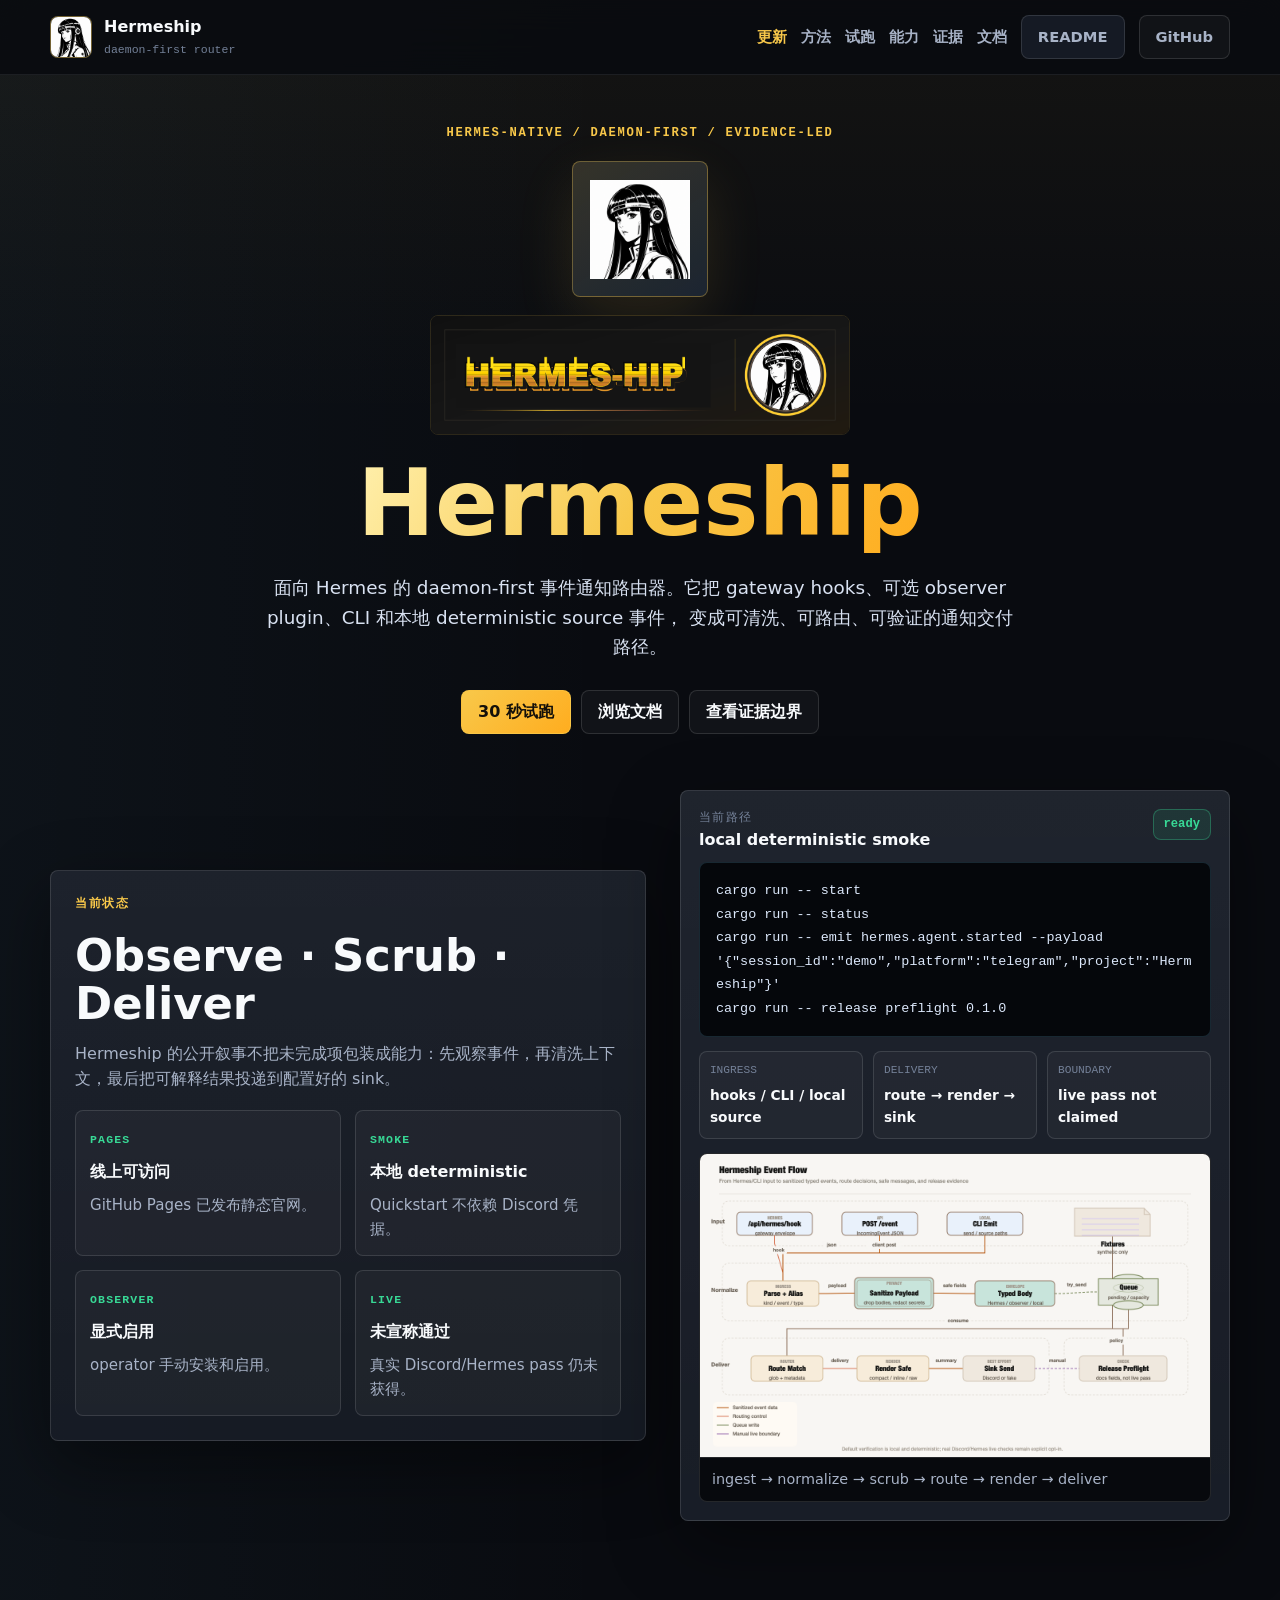
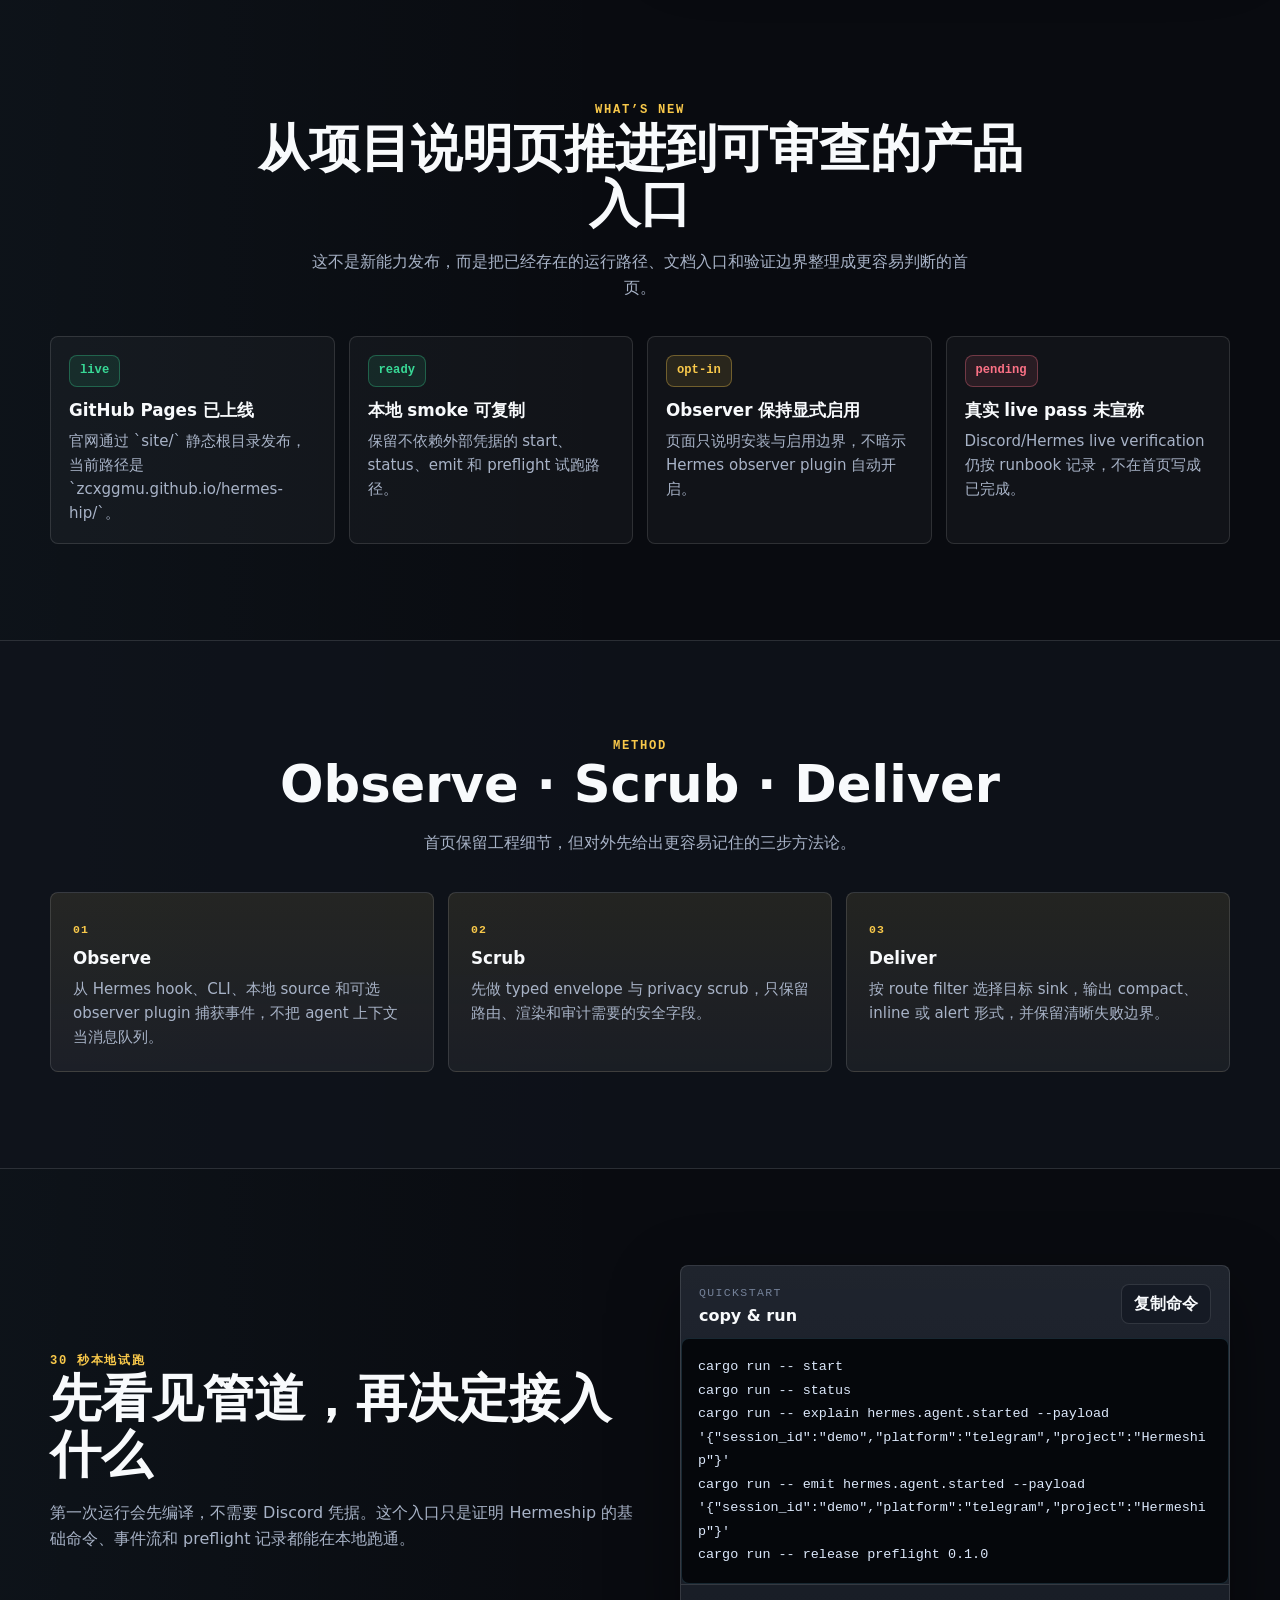
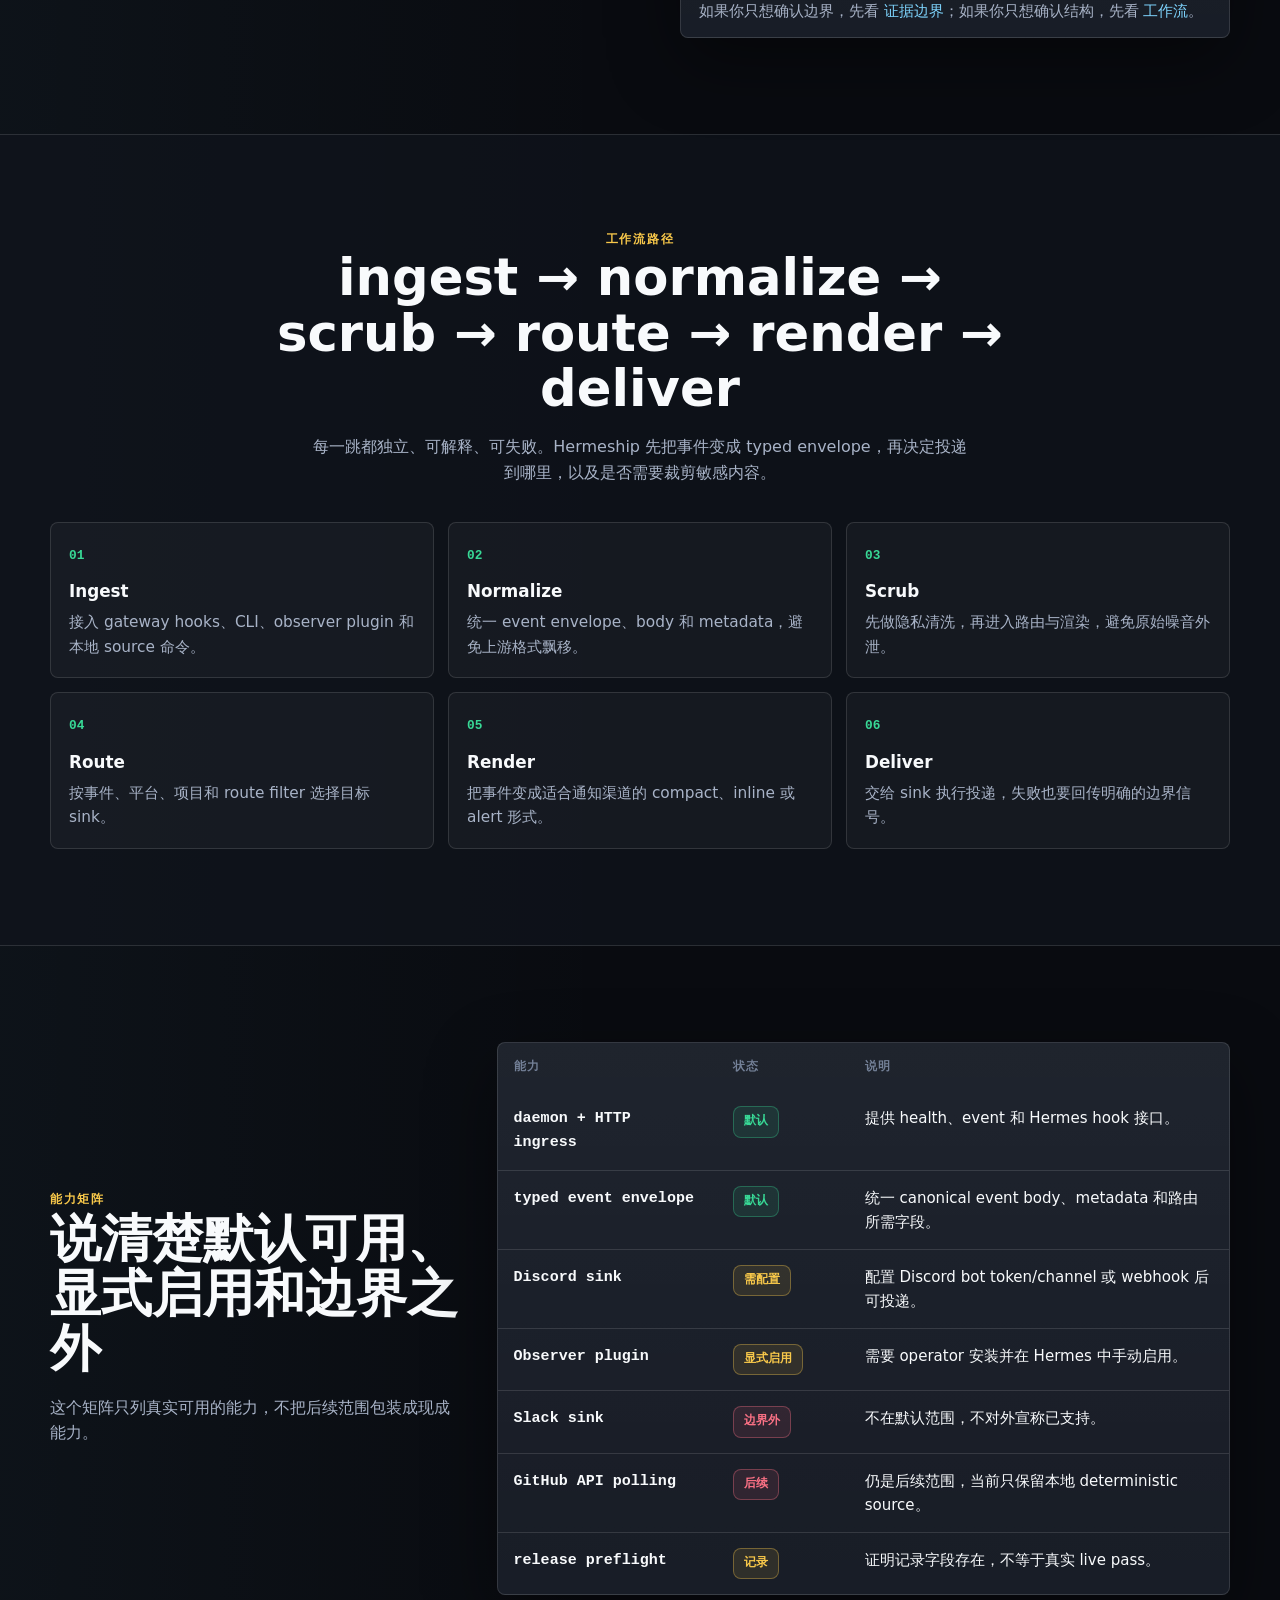
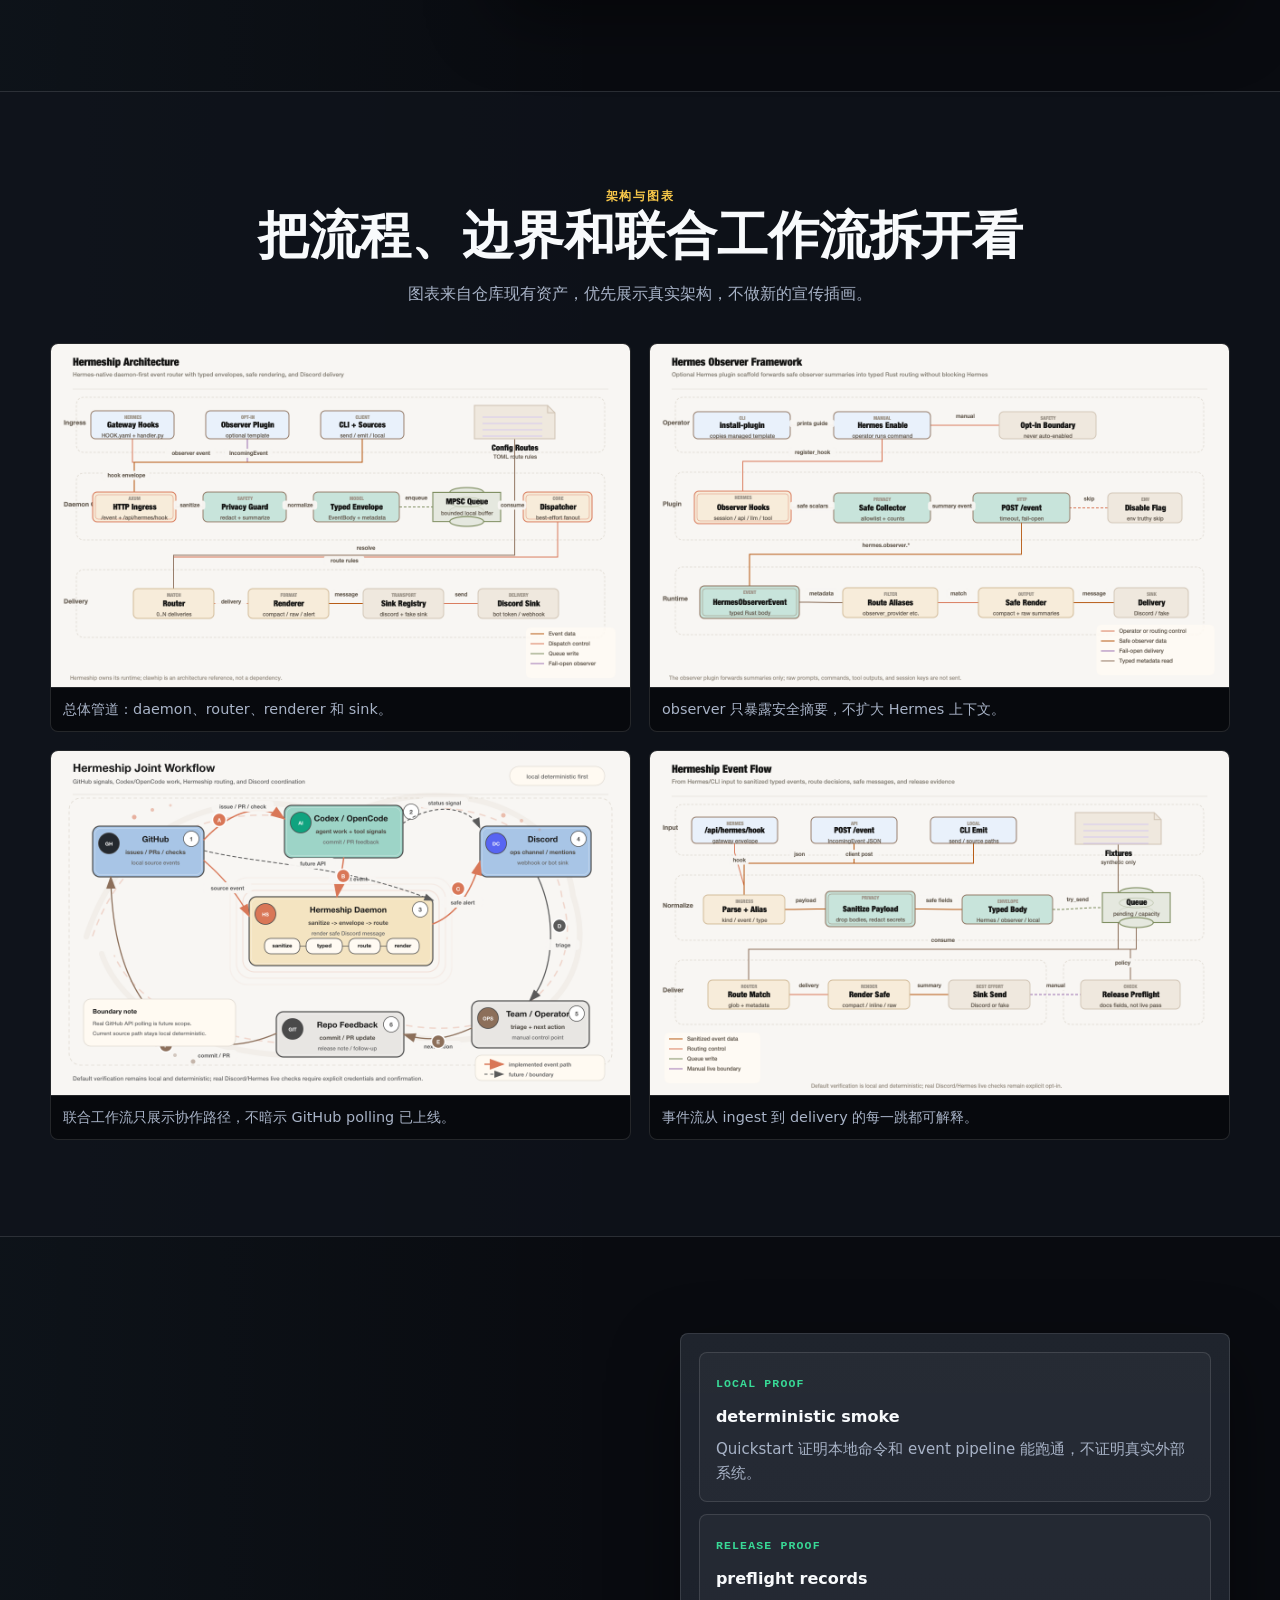
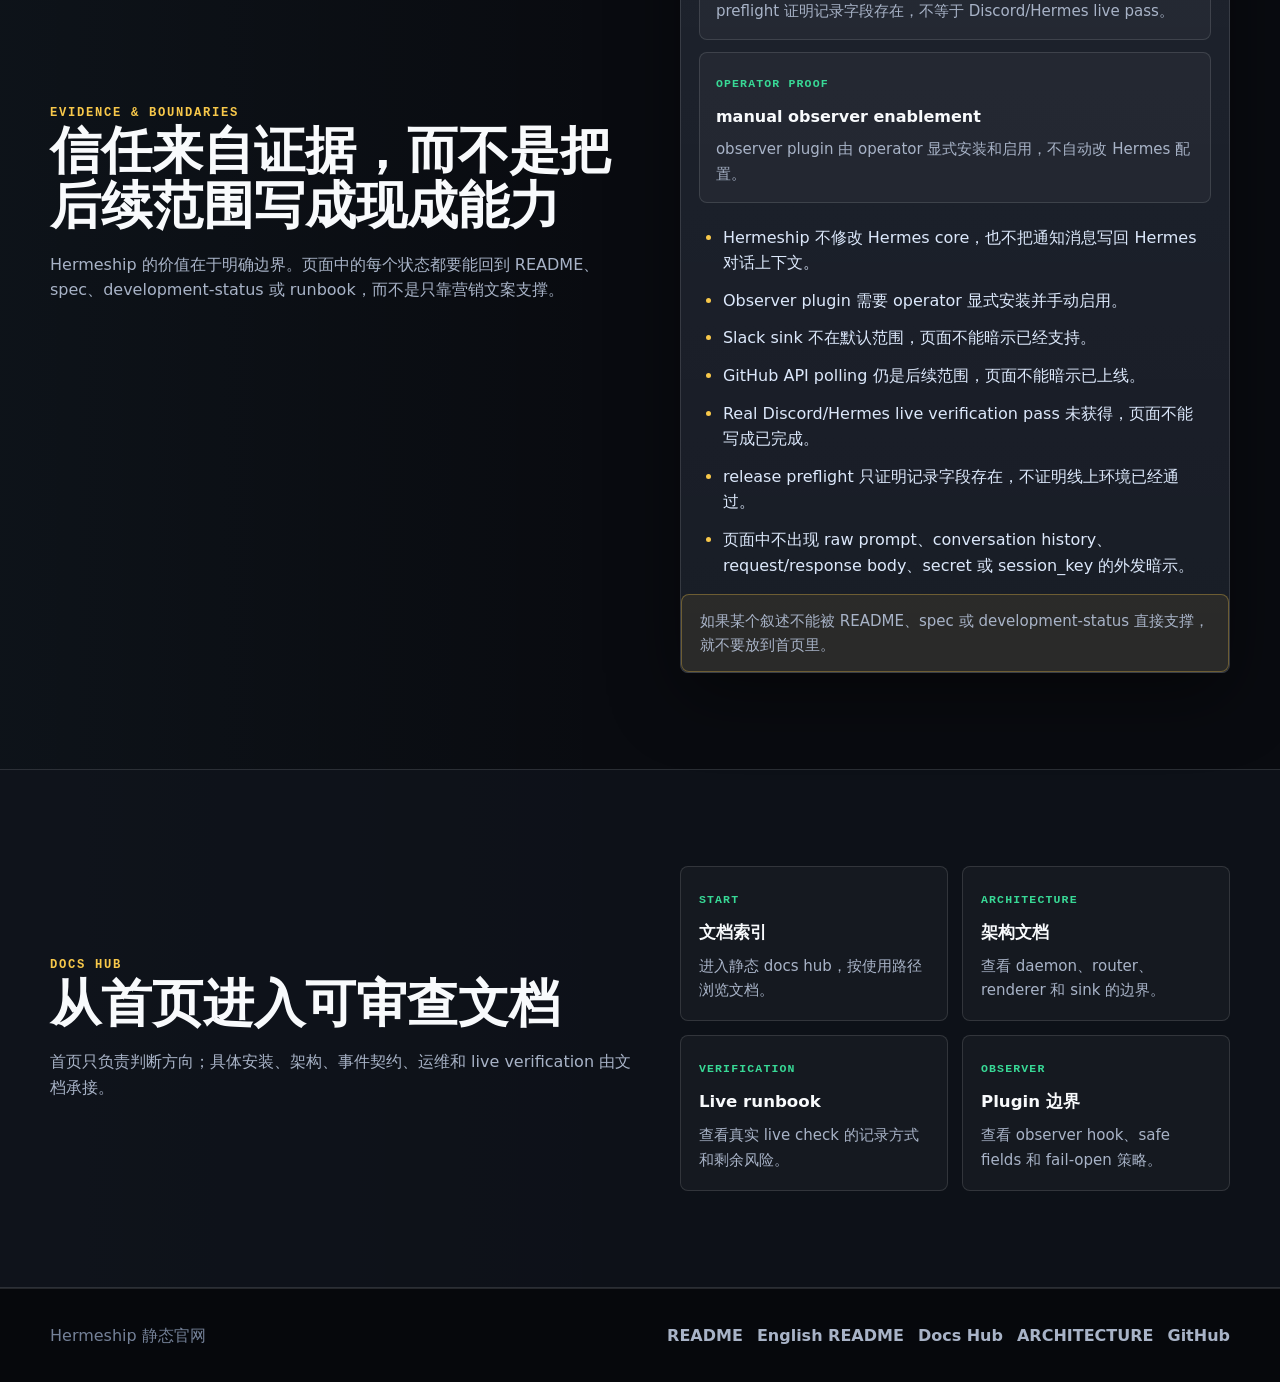
<file: site/index.html>
<!DOCTYPE html>
<html lang="zh-CN">
<head>
  <meta charset="utf-8" />
  <meta name="viewport" content="width=device-width, initial-scale=1" />
  <meta
    name="description"
    content="Hermeship 是面向 Hermes 的 daemon-first 事件通知路由器，接收 hooks、CLI 和本地 deterministic source 事件，并通过 typed envelope、privacy scrub、route、render 和 sink delivery 送达通知渠道。"
  />
  <meta name="theme-color" content="#090b10" />
  <title>Hermeship — daemon-first 事件通知路由器</title>
  <link rel="icon" href="./assets/branding/hermeship-icon.png" />
  <link rel="apple-touch-icon" href="./assets/branding/hermeship-icon.png" />
  <link rel="stylesheet" href="./css/styles.css?v=20260624-1" />
  <script src="./js/main.js?v=20260623-2" defer></script>
</head>
<body>
  <a class="skip-link" href="#main">跳到内容</a>

  <header class="site-header" id="top">
    <nav class="nav" aria-label="主要导航">
      <div class="container nav__inner">
        <a class="brand" href="#top" aria-label="Hermeship 首页">
          <img class="brand__icon" src="./assets/branding/hermeship-icon.png" alt="" width="64" height="64" />
          <span class="brand__text">
            <span class="brand__name">Hermeship</span>
            <span class="brand__meta">daemon-first router</span>
          </span>
        </a>

        <button class="nav__toggle" type="button" aria-expanded="false" aria-controls="primary-nav" aria-label="打开导航">
          <span></span>
          <span></span>
          <span></span>
        </button>

        <div class="nav__panel" id="primary-nav">
          <a href="#whats-new" data-nav-link>更新</a>
          <a href="#method" data-nav-link>方法</a>
          <a href="#quickstart" data-nav-link>试跑</a>
          <a href="#capabilities" data-nav-link>能力</a>
          <a href="#evidence" data-nav-link>证据</a>
          <a href="./docs/">文档</a>
          <a class="nav__button" href="https://github.com/zcxGGmu/hermes-hip/blob/main/README.md" target="_blank" rel="noreferrer">README</a>
          <a class="nav__button nav__button--ghost" href="https://github.com/zcxGGmu/hermes-hip" target="_blank" rel="noreferrer">GitHub</a>
        </div>
      </div>
      <div class="nav__scrim" hidden></div>
    </nav>

    <section class="hero">
      <div class="container hero__identity">
        <p class="eyebrow">Hermes-native / daemon-first / evidence-led</p>
        <span class="hero__icon-frame" aria-hidden="true">
          <img
            class="hero__icon"
            src="./assets/branding/hermeship-icon.png"
            alt=""
            width="512"
            height="512"
            loading="eager"
            decoding="async"
          />
        </span>
        <img
          class="hero__lockup"
          src="./assets/branding/hermeship-lockup.png"
          alt="Hermeship"
          width="1280"
          height="360"
          loading="eager"
          decoding="async"
        />
        <h1>Hermeship</h1>
        <p class="hero__lede">
          面向 Hermes 的 daemon-first 事件通知路由器。它把 gateway hooks、可选 observer plugin、CLI 和本地 deterministic source 事件，
          变成可清洗、可路由、可验证的通知交付路径。
        </p>

        <div class="hero__actions">
          <a class="button button--primary" href="#quickstart">30 秒试跑</a>
          <a class="button button--secondary" href="./docs/">浏览文档</a>
          <a class="button button--secondary" href="#evidence">查看证据边界</a>
        </div>
      </div>

      <div class="container hero__grid">
        <div class="hero__copy proof-panel">
          <p class="eyebrow">当前状态</p>
          <h2>Observe · Scrub · Deliver</h2>
          <p>
            Hermeship 的公开叙事不把未完成项包装成能力：先观察事件，再清洗上下文，最后把可解释结果投递到配置好的 sink。
          </p>
          <div class="proof-grid" aria-label="当前证明点">
            <div class="proof-card">
              <span class="proof-card__label">Pages</span>
              <strong>线上可访问</strong>
              <p>GitHub Pages 已发布静态官网。</p>
            </div>
            <div class="proof-card">
              <span class="proof-card__label">Smoke</span>
              <strong>本地 deterministic</strong>
              <p>Quickstart 不依赖 Discord 凭据。</p>
            </div>
            <div class="proof-card">
              <span class="proof-card__label">Observer</span>
              <strong>显式启用</strong>
              <p>operator 手动安装和启用。</p>
            </div>
            <div class="proof-card">
              <span class="proof-card__label">Live</span>
              <strong>未宣称通过</strong>
              <p>真实 Discord/Hermes pass 仍未获得。</p>
            </div>
          </div>
        </div>

        <aside class="hero__panel panel" aria-label="快速状态面板">
          <div class="panel__header">
            <div>
              <p class="panel__eyebrow">当前路径</p>
              <h2 class="panel__title">local deterministic smoke</h2>
            </div>
            <span class="status status--run">ready</span>
          </div>

          <pre class="terminal" id="hero-terminal"><code>cargo run -- start
cargo run -- status
cargo run -- emit hermes.agent.started --payload '{"session_id":"demo","platform":"telegram","project":"Hermeship"}'
cargo run -- release preflight 0.1.0</code></pre>

          <div class="panel__facts">
            <div class="fact">
              <span class="fact__label">ingress</span>
              <span class="fact__value">hooks / CLI / local source</span>
            </div>
            <div class="fact">
              <span class="fact__label">delivery</span>
              <span class="fact__value">route → render → sink</span>
            </div>
            <div class="fact">
              <span class="fact__label">boundary</span>
              <span class="fact__value">live pass not claimed</span>
            </div>
          </div>

          <figure class="panel__figure">
            <img
              src="./assets/diagrams/hermeship-event-flow.png"
              alt="Hermeship 事件流图"
              width="1280"
              height="760"
              loading="eager"
              decoding="async"
            />
            <figcaption>ingest → normalize → scrub → route → render → deliver</figcaption>
          </figure>
        </aside>
      </div>
    </section>
  </header>

  <main id="main">
    <section class="section" id="whats-new">
      <div class="container">
        <div class="section__intro section__intro--center">
          <p class="eyebrow">What’s New</p>
          <h2>从项目说明页推进到可审查的产品入口</h2>
          <p>这不是新能力发布，而是把已经存在的运行路径、文档入口和验证边界整理成更容易判断的首页。</p>
        </div>

        <div class="status-grid">
          <article class="status-card">
            <span class="status status--run">live</span>
            <h3>GitHub Pages 已上线</h3>
            <p>官网通过 `site/` 静态根目录发布，当前路径是 `zcxggmu.github.io/hermes-hip/`。</p>
          </article>
          <article class="status-card">
            <span class="status status--run">ready</span>
            <h3>本地 smoke 可复制</h3>
            <p>保留不依赖外部凭据的 start、status、emit 和 preflight 试跑路径。</p>
          </article>
          <article class="status-card">
            <span class="status status--warn">opt-in</span>
            <h3>Observer 保持显式启用</h3>
            <p>页面只说明安装与启用边界，不暗示 Hermes observer plugin 自动开启。</p>
          </article>
          <article class="status-card">
            <span class="status status--off">pending</span>
            <h3>真实 live pass 未宣称</h3>
            <p>Discord/Hermes live verification 仍按 runbook 记录，不在首页写成已完成。</p>
          </article>
        </div>
      </div>
    </section>

    <section class="section section--alt" id="method">
      <div class="container">
        <div class="section__intro section__intro--center">
          <p class="eyebrow">Method</p>
          <h2>Observe · Scrub · Deliver</h2>
          <p>首页保留工程细节，但对外先给出更容易记住的三步方法论。</p>
        </div>

        <div class="method-grid">
          <article class="method-card">
            <span class="method-card__index">01</span>
            <h3>Observe</h3>
            <p>从 Hermes hook、CLI、本地 source 和可选 observer plugin 捕获事件，不把 agent 上下文当消息队列。</p>
          </article>
          <article class="method-card">
            <span class="method-card__index">02</span>
            <h3>Scrub</h3>
            <p>先做 typed envelope 与 privacy scrub，只保留路由、渲染和审计需要的安全字段。</p>
          </article>
          <article class="method-card">
            <span class="method-card__index">03</span>
            <h3>Deliver</h3>
            <p>按 route filter 选择目标 sink，输出 compact、inline 或 alert 形式，并保留清晰失败边界。</p>
          </article>
        </div>
      </div>
    </section>

    <section class="section" id="quickstart">
      <div class="container section__grid">
        <div class="section__intro">
          <p class="eyebrow">30 秒本地试跑</p>
          <h2>先看见管道，再决定接入什么</h2>
          <p>
            第一次运行会先编译，不需要 Discord 凭据。这个入口只是证明 Hermeship 的基础命令、事件流和 preflight 记录都能在本地跑通。
          </p>
        </div>

        <div class="panel">
          <div class="panel__header panel__header--tight">
            <div>
              <p class="panel__eyebrow">Quickstart</p>
              <h3 class="panel__title">copy & run</h3>
            </div>
            <button class="button button--small" type="button" data-copy-target="#quickstart-code">复制命令</button>
          </div>

          <pre class="terminal" id="quickstart-code"><code>cargo run -- start
cargo run -- status
cargo run -- explain hermes.agent.started --payload '{"session_id":"demo","platform":"telegram","project":"Hermeship"}'
cargo run -- emit hermes.agent.started --payload '{"session_id":"demo","platform":"telegram","project":"Hermeship"}'
cargo run -- release preflight 0.1.0</code></pre>

          <div class="panel__note">
            <p>如果你只想确认边界，先看 <a href="#evidence">证据边界</a>；如果你只想确认结构，先看 <a href="#workflow">工作流</a>。</p>
          </div>
        </div>
      </div>
    </section>

    <section class="section section--alt" id="workflow">
      <div class="container">
        <div class="section__intro section__intro--center">
          <p class="eyebrow">工作流路径</p>
          <h2>ingest → normalize → scrub → route → render → deliver</h2>
          <p>每一跳都独立、可解释、可失败。Hermeship 先把事件变成 typed envelope，再决定投递到哪里，以及是否需要裁剪敏感内容。</p>
        </div>

        <ol class="flow">
          <li class="flow__step">
            <span class="flow__index">01</span>
            <h3>Ingest</h3>
            <p>接入 gateway hooks、CLI、observer plugin 和本地 source 命令。</p>
          </li>
          <li class="flow__step">
            <span class="flow__index">02</span>
            <h3>Normalize</h3>
            <p>统一 event envelope、body 和 metadata，避免上游格式飘移。</p>
          </li>
          <li class="flow__step">
            <span class="flow__index">03</span>
            <h3>Scrub</h3>
            <p>先做隐私清洗，再进入路由与渲染，避免原始噪音外泄。</p>
          </li>
          <li class="flow__step">
            <span class="flow__index">04</span>
            <h3>Route</h3>
            <p>按事件、平台、项目和 route filter 选择目标 sink。</p>
          </li>
          <li class="flow__step">
            <span class="flow__index">05</span>
            <h3>Render</h3>
            <p>把事件变成适合通知渠道的 compact、inline 或 alert 形式。</p>
          </li>
          <li class="flow__step">
            <span class="flow__index">06</span>
            <h3>Deliver</h3>
            <p>交给 sink 执行投递，失败也要回传明确的边界信号。</p>
          </li>
        </ol>
      </div>
    </section>

    <section class="section" id="capabilities">
      <div class="container section__grid section__grid--stack">
        <div class="section__intro">
          <p class="eyebrow">能力矩阵</p>
          <h2>说清楚默认可用、显式启用和边界之外</h2>
          <p>这个矩阵只列真实可用的能力，不把后续范围包装成现成能力。</p>
        </div>

        <div class="panel">
          <table class="matrix">
            <thead>
              <tr>
                <th scope="col">能力</th>
                <th scope="col">状态</th>
                <th scope="col">说明</th>
              </tr>
            </thead>
            <tbody>
              <tr>
                <th scope="row">daemon + HTTP ingress</th>
                <td><span class="status status--run">默认</span></td>
                <td>提供 health、event 和 Hermes hook 接口。</td>
              </tr>
              <tr>
                <th scope="row">typed event envelope</th>
                <td><span class="status status--run">默认</span></td>
                <td>统一 canonical event body、metadata 和路由所需字段。</td>
              </tr>
              <tr>
                <th scope="row">Discord sink</th>
                <td><span class="status status--warn">需配置</span></td>
                <td>配置 Discord bot token/channel 或 webhook 后可投递。</td>
              </tr>
              <tr>
                <th scope="row">Observer plugin</th>
                <td><span class="status status--warn">显式启用</span></td>
                <td>需要 operator 安装并在 Hermes 中手动启用。</td>
              </tr>
              <tr>
                <th scope="row">Slack sink</th>
                <td><span class="status status--off">边界外</span></td>
                <td>不在默认范围，不对外宣称已支持。</td>
              </tr>
              <tr>
                <th scope="row">GitHub API polling</th>
                <td><span class="status status--off">后续</span></td>
                <td>仍是后续范围，当前只保留本地 deterministic source。</td>
              </tr>
              <tr>
                <th scope="row">release preflight</th>
                <td><span class="status status--warn">记录</span></td>
                <td>证明记录字段存在，不等于真实 live pass。</td>
              </tr>
            </tbody>
          </table>
        </div>
      </div>
    </section>

    <section class="section section--alt" id="architecture">
      <div class="container">
        <div class="section__intro section__intro--center">
          <p class="eyebrow">架构与图表</p>
          <h2>把流程、边界和联合工作流拆开看</h2>
          <p>图表来自仓库现有资产，优先展示真实架构，不做新的宣传插画。</p>
        </div>

        <div class="diagram-grid">
          <figure class="diagram">
            <img
              src="./assets/diagrams/hermeship-architecture.png"
              alt="Hermeship 总体架构图"
              width="1280"
              height="760"
              loading="eager"
              decoding="async"
            />
            <figcaption>总体管道：daemon、router、renderer 和 sink。</figcaption>
          </figure>
          <figure class="diagram">
            <img
              src="./assets/diagrams/hermeship-observer-framework.png"
              alt="Hermeship observer framework 图"
              width="1280"
              height="760"
              loading="lazy"
              decoding="async"
            />
            <figcaption>observer 只暴露安全摘要，不扩大 Hermes 上下文。</figcaption>
          </figure>
          <figure class="diagram">
            <img
              src="./assets/diagrams/hermeship-github-discord-codex-workflow.png"
              alt="Hermeship GitHub Discord Codex 联合工作流图"
              width="1280"
              height="760"
              loading="lazy"
              decoding="async"
            />
            <figcaption>联合工作流只展示协作路径，不暗示 GitHub polling 已上线。</figcaption>
          </figure>
          <figure class="diagram">
            <img
              src="./assets/diagrams/hermeship-event-flow.png"
              alt="Hermeship 事件流图"
              width="1280"
              height="760"
              loading="lazy"
              decoding="async"
            />
            <figcaption>事件流从 ingest 到 delivery 的每一跳都可解释。</figcaption>
          </figure>
        </div>
      </div>
    </section>

    <section class="section" id="evidence">
      <div class="container section__grid">
        <div class="section__intro">
          <p class="eyebrow">Evidence & Boundaries</p>
          <h2>信任来自证据，而不是把后续范围写成现成能力</h2>
          <p>
            Hermeship 的价值在于明确边界。页面中的每个状态都要能回到 README、spec、development-status 或 runbook，而不是只靠营销文案支撑。
          </p>
        </div>

        <div class="panel">
          <div class="evidence-list">
            <div class="evidence-item">
              <span>Local proof</span>
              <strong>deterministic smoke</strong>
              <p>Quickstart 证明本地命令和 event pipeline 能跑通，不证明真实外部系统。</p>
            </div>
            <div class="evidence-item">
              <span>Release proof</span>
              <strong>preflight records</strong>
              <p>preflight 证明记录字段存在，不等于 Discord/Hermes live pass。</p>
            </div>
            <div class="evidence-item">
              <span>Operator proof</span>
              <strong>manual observer enablement</strong>
              <p>observer plugin 由 operator 显式安装和启用，不自动改 Hermes 配置。</p>
            </div>
          </div>

          <ul class="boundary-list">
            <li>Hermeship 不修改 Hermes core，也不把通知消息写回 Hermes 对话上下文。</li>
            <li>Observer plugin 需要 operator 显式安装并手动启用。</li>
            <li>Slack sink 不在默认范围，页面不能暗示已经支持。</li>
            <li>GitHub API polling 仍是后续范围，页面不能暗示已上线。</li>
            <li>Real Discord/Hermes live verification pass 未获得，页面不能写成已完成。</li>
            <li>release preflight 只证明记录字段存在，不证明线上环境已经通过。</li>
            <li>页面中不出现 raw prompt、conversation history、request/response body、secret 或 session_key 的外发暗示。</li>
          </ul>

          <div class="panel__note panel__note--strong">
            <p>如果某个叙述不能被 README、spec 或 development-status 直接支撑，就不要放到首页里。</p>
          </div>
        </div>
      </div>
    </section>

    <section class="section section--alt" id="docs">
      <div class="container section__grid">
        <div class="section__intro">
          <p class="eyebrow">Docs Hub</p>
          <h2>从首页进入可审查文档</h2>
          <p>首页只负责判断方向；具体安装、架构、事件契约、运维和 live verification 由文档承接。</p>
        </div>

        <div class="docs-grid">
          <a class="doc-card" href="./docs/">
            <span>Start</span>
            <strong>文档索引</strong>
            <p>进入静态 docs hub，按使用路径浏览文档。</p>
          </a>
          <a class="doc-card" href="https://github.com/zcxGGmu/hermes-hip/blob/main/ARCHITECTURE.md" target="_blank" rel="noreferrer">
            <span>Architecture</span>
            <strong>架构文档</strong>
            <p>查看 daemon、router、renderer 和 sink 的边界。</p>
          </a>
          <a class="doc-card" href="https://github.com/zcxGGmu/hermes-hip/blob/main/docs/live-verification.md" target="_blank" rel="noreferrer">
            <span>Verification</span>
            <strong>Live runbook</strong>
            <p>查看真实 live check 的记录方式和剩余风险。</p>
          </a>
          <a class="doc-card" href="https://github.com/zcxGGmu/hermes-hip/blob/main/docs/observer-plugin.md" target="_blank" rel="noreferrer">
            <span>Observer</span>
            <strong>Plugin 边界</strong>
            <p>查看 observer hook、safe fields 和 fail-open 策略。</p>
          </a>
        </div>
      </div>
    </section>
  </main>

  <footer class="site-footer">
    <div class="container site-footer__inner">
      <p>Hermeship 静态官网</p>
      <div class="site-footer__links">
        <a href="https://github.com/zcxGGmu/hermes-hip/blob/main/README.md" target="_blank" rel="noreferrer">README</a>
        <a href="https://github.com/zcxGGmu/hermes-hip/blob/main/README.en.md" target="_blank" rel="noreferrer">English README</a>
        <a href="./docs/">Docs Hub</a>
        <a href="https://github.com/zcxGGmu/hermes-hip/blob/main/ARCHITECTURE.md" target="_blank" rel="noreferrer">ARCHITECTURE</a>
        <a href="https://github.com/zcxGGmu/hermes-hip" target="_blank" rel="noreferrer">GitHub</a>
      </div>
    </div>
  </footer>
</body>
</html>
</file>
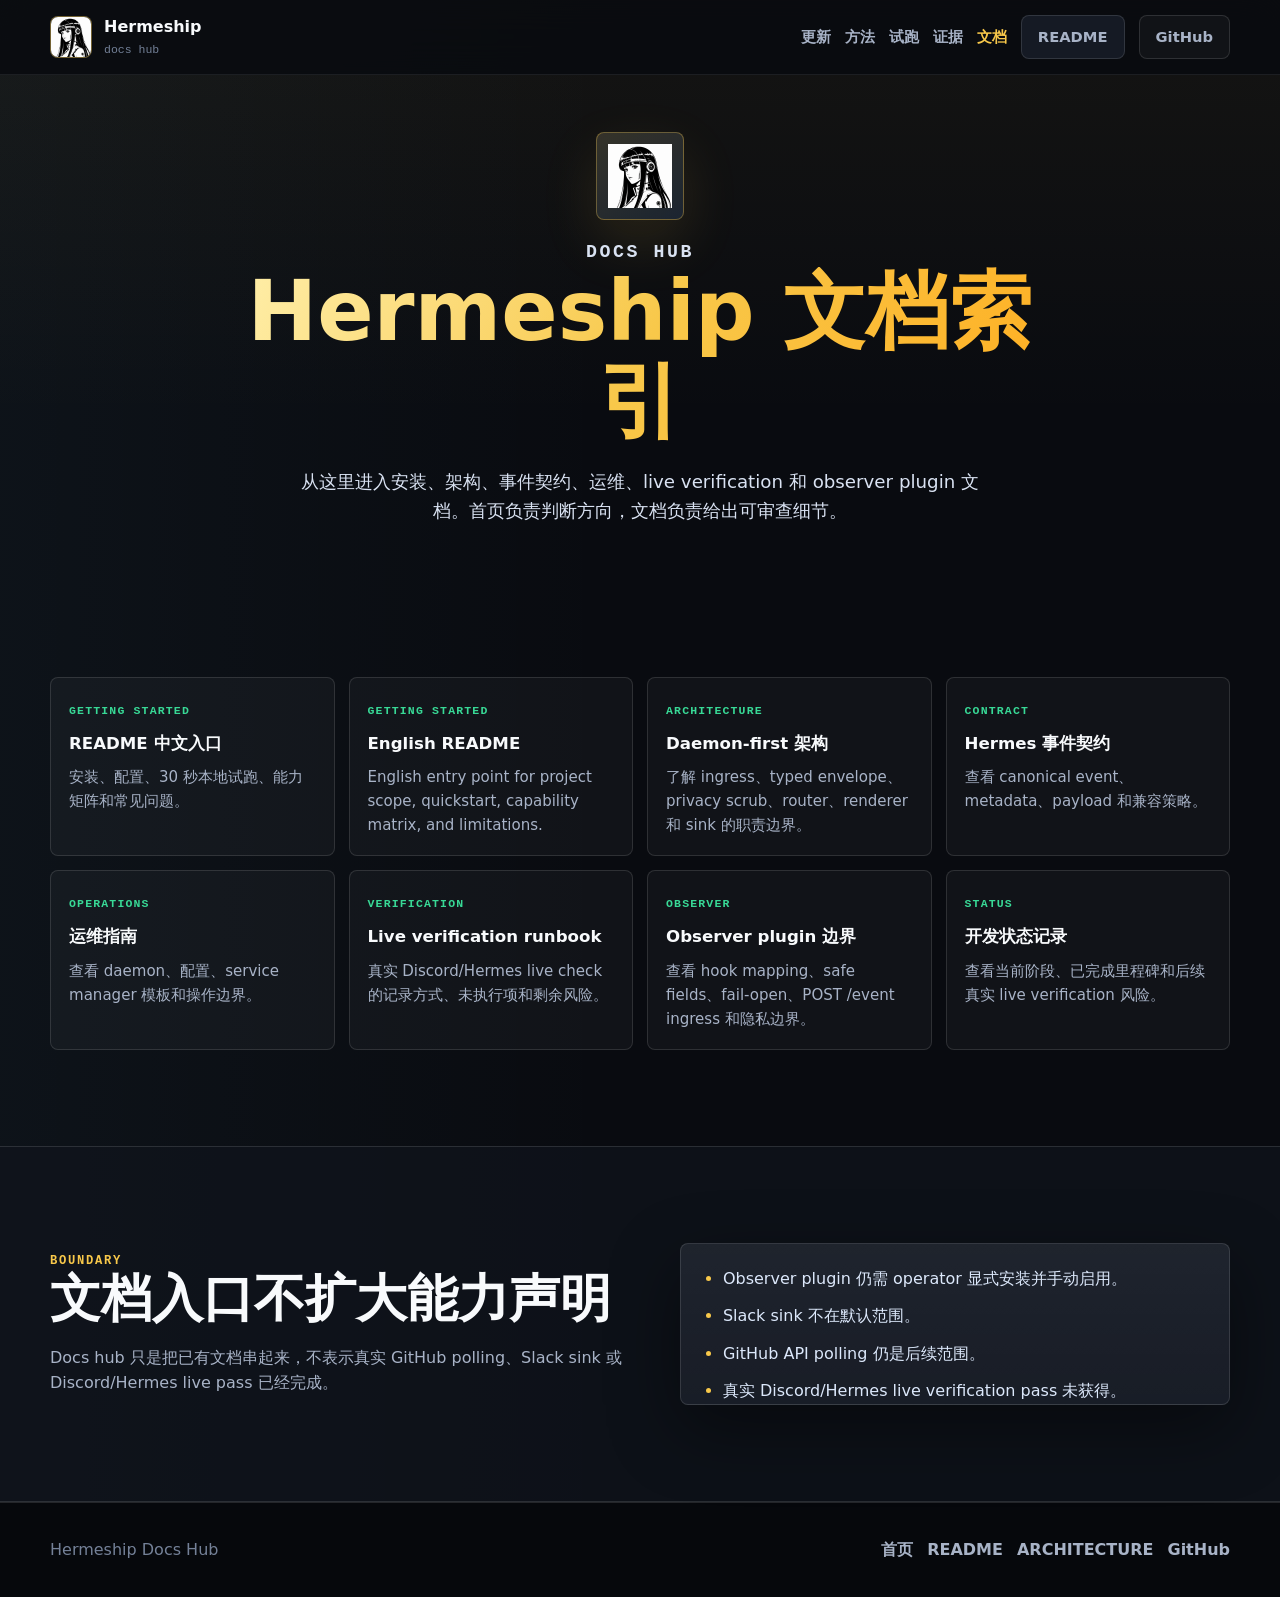
<file: site/docs/index.html>
<!DOCTYPE html>
<html lang="zh-CN">
<head>
  <meta charset="utf-8" />
  <meta name="viewport" content="width=device-width, initial-scale=1" />
  <meta
    name="description"
    content="Hermeship 文档索引：快速上手、架构、事件契约、运维、live verification 和 observer plugin 边界。"
  />
  <meta name="theme-color" content="#090b10" />
  <title>Hermeship Docs Hub</title>
  <link rel="icon" href="../assets/branding/hermeship-icon.png" />
  <link rel="apple-touch-icon" href="../assets/branding/hermeship-icon.png" />
  <link rel="stylesheet" href="../css/styles.css?v=20260624-1" />
  <script src="../js/main.js?v=20260623-2" defer></script>
</head>
<body class="docs-page">
  <a class="skip-link" href="#main">跳到内容</a>

  <header class="site-header site-header--compact" id="top">
    <nav class="nav" aria-label="主要导航">
      <div class="container nav__inner">
        <a class="brand" href="../" aria-label="Hermeship 首页">
          <img class="brand__icon" src="../assets/branding/hermeship-icon.png" alt="" width="64" height="64" />
          <span class="brand__text">
            <span class="brand__name">Hermeship</span>
            <span class="brand__meta">docs hub</span>
          </span>
        </a>

        <button class="nav__toggle" type="button" aria-expanded="false" aria-controls="primary-nav" aria-label="打开导航">
          <span></span>
          <span></span>
          <span></span>
        </button>

        <div class="nav__panel" id="primary-nav">
          <a href="../#whats-new">更新</a>
          <a href="../#method">方法</a>
          <a href="../#quickstart">试跑</a>
          <a href="../#evidence">证据</a>
          <a class="is-active" href="./" aria-current="page">文档</a>
          <a class="nav__button" href="https://github.com/zcxGGmu/hermes-hip/blob/main/README.md" target="_blank" rel="noreferrer">README</a>
          <a class="nav__button nav__button--ghost" href="https://github.com/zcxGGmu/hermes-hip" target="_blank" rel="noreferrer">GitHub</a>
        </div>
      </div>
      <div class="nav__scrim" hidden></div>
    </nav>

    <section class="docs-hero">
      <div class="container docs-hero__inner">
        <span class="hero__icon-frame hero__icon-frame--small" aria-hidden="true">
          <img
            class="hero__icon"
            src="../assets/branding/hermeship-icon.png"
            alt=""
            width="512"
            height="512"
            loading="eager"
            decoding="async"
          />
        </span>
        <p class="eyebrow">Docs Hub</p>
        <h1>Hermeship 文档索引</h1>
        <p>
          从这里进入安装、架构、事件契约、运维、live verification 和 observer plugin 文档。首页负责判断方向，文档负责给出可审查细节。
        </p>
      </div>
    </section>
  </header>

  <main id="main">
    <section class="section">
      <div class="container docs-page-grid">
        <a class="doc-card" href="https://github.com/zcxGGmu/hermes-hip/blob/main/README.md" target="_blank" rel="noreferrer">
          <span>Getting Started</span>
          <strong>README 中文入口</strong>
          <p>安装、配置、30 秒本地试跑、能力矩阵和常见问题。</p>
        </a>
        <a class="doc-card" href="https://github.com/zcxGGmu/hermes-hip/blob/main/README.en.md" target="_blank" rel="noreferrer">
          <span>Getting Started</span>
          <strong>English README</strong>
          <p>English entry point for project scope, quickstart, capability matrix, and limitations.</p>
        </a>
        <a class="doc-card" href="https://github.com/zcxGGmu/hermes-hip/blob/main/ARCHITECTURE.md" target="_blank" rel="noreferrer">
          <span>Architecture</span>
          <strong>Daemon-first 架构</strong>
          <p>了解 ingress、typed envelope、privacy scrub、router、renderer 和 sink 的职责边界。</p>
        </a>
        <a class="doc-card" href="https://github.com/zcxGGmu/hermes-hip/blob/main/docs/hermes-event-contract.md" target="_blank" rel="noreferrer">
          <span>Contract</span>
          <strong>Hermes 事件契约</strong>
          <p>查看 canonical event、metadata、payload 和兼容策略。</p>
        </a>
        <a class="doc-card" href="https://github.com/zcxGGmu/hermes-hip/blob/main/docs/operations.md" target="_blank" rel="noreferrer">
          <span>Operations</span>
          <strong>运维指南</strong>
          <p>查看 daemon、配置、service manager 模板和操作边界。</p>
        </a>
        <a class="doc-card" href="https://github.com/zcxGGmu/hermes-hip/blob/main/docs/live-verification.md" target="_blank" rel="noreferrer">
          <span>Verification</span>
          <strong>Live verification runbook</strong>
          <p>真实 Discord/Hermes live check 的记录方式、未执行项和剩余风险。</p>
        </a>
        <a class="doc-card" href="https://github.com/zcxGGmu/hermes-hip/blob/main/docs/observer-plugin.md" target="_blank" rel="noreferrer">
          <span>Observer</span>
          <strong>Observer plugin 边界</strong>
          <p>查看 hook mapping、safe fields、fail-open、POST /event ingress 和隐私边界。</p>
        </a>
        <a class="doc-card" href="https://github.com/zcxGGmu/hermes-hip/blob/main/docs/development-status.md" target="_blank" rel="noreferrer">
          <span>Status</span>
          <strong>开发状态记录</strong>
          <p>查看当前阶段、已完成里程碑和后续真实 live verification 风险。</p>
        </a>
      </div>
    </section>

    <section class="section section--alt">
      <div class="container section__grid">
        <div class="section__intro">
          <p class="eyebrow">Boundary</p>
          <h2>文档入口不扩大能力声明</h2>
          <p>Docs hub 只是把已有文档串起来，不表示真实 GitHub polling、Slack sink 或 Discord/Hermes live pass 已经完成。</p>
        </div>

        <div class="panel">
          <ul class="boundary-list">
            <li>Observer plugin 仍需 operator 显式安装并手动启用。</li>
            <li>Slack sink 不在默认范围。</li>
            <li>GitHub API polling 仍是后续范围。</li>
            <li>真实 Discord/Hermes live verification pass 未获得。</li>
          </ul>
        </div>
      </div>
    </section>
  </main>

  <footer class="site-footer">
    <div class="container site-footer__inner">
      <p>Hermeship Docs Hub</p>
      <div class="site-footer__links">
        <a href="../">首页</a>
        <a href="https://github.com/zcxGGmu/hermes-hip/blob/main/README.md" target="_blank" rel="noreferrer">README</a>
        <a href="https://github.com/zcxGGmu/hermes-hip/blob/main/ARCHITECTURE.md" target="_blank" rel="noreferrer">ARCHITECTURE</a>
        <a href="https://github.com/zcxGGmu/hermes-hip" target="_blank" rel="noreferrer">GitHub</a>
      </div>
    </div>
  </footer>
</body>
</html>
</file>
<file: site/css/styles.css>
:root {
  color-scheme: dark;
  --bg: #090b10;
  --bg-alt: #10141d;
  --surface: #151a24;
  --surface-strong: #1b2230;
  --text: #f8fafc;
  --muted: #a8b3c7;
  --subtle: #748198;
  --line: rgba(255, 255, 255, 0.12);
  --line-strong: rgba(248, 200, 74, 0.32);
  --brand: #f8c84a;
  --brand-strong: #ffad1f;
  --run: #38d996;
  --link: #7dd3fc;
  --danger: #fb7185;
  --shadow: 0 24px 70px rgba(0, 0, 0, 0.42);
  --radius: 8px;
  --max: 1180px;
  --sans: Inter, ui-sans-serif, system-ui, -apple-system, BlinkMacSystemFont, "Segoe UI", sans-serif;
  --mono: "JetBrains Mono", "SFMono-Regular", Consolas, "Liberation Mono", monospace;
}

* {
  box-sizing: border-box;
}

html {
  scroll-behavior: smooth;
  scroll-padding-top: 88px;
}

body {
  margin: 0;
  min-height: 100vh;
  overflow-x: hidden;
  background:
    linear-gradient(180deg, rgba(248, 200, 74, 0.05), rgba(9, 11, 16, 0) 420px),
    linear-gradient(90deg, rgba(125, 211, 252, 0.04), rgba(9, 11, 16, 0) 48%),
    var(--bg);
  color: var(--text);
  font-family: var(--sans);
  font-size: 16px;
  line-height: 1.6;
  -webkit-font-smoothing: antialiased;
  text-rendering: optimizeLegibility;
}

img {
  display: block;
  max-width: 100%;
}

a {
  color: var(--link);
  text-decoration: none;
}

a:hover {
  color: var(--brand);
}

button,
a {
  -webkit-tap-highlight-color: transparent;
}

button {
  font: inherit;
}

:focus-visible {
  outline: 2px solid var(--brand);
  outline-offset: 3px;
}

::selection {
  background: rgba(248, 200, 74, 0.28);
  color: var(--text);
}

h1,
h2,
h3,
p {
  margin-top: 0;
}

h1,
h2,
h3 {
  letter-spacing: 0;
  line-height: 1.08;
}

h1 {
  margin-bottom: 20px;
  font-size: clamp(3rem, 8vw, 5.8rem);
  background: linear-gradient(120deg, #fff0ad, var(--brand), var(--brand-strong));
  -webkit-background-clip: text;
  background-clip: text;
  color: transparent;
}

h2 {
  margin-bottom: 18px;
  font-size: clamp(2rem, 4vw, 3.25rem);
}

h3 {
  margin-bottom: 10px;
  font-size: 1.05rem;
}

p {
  color: var(--muted);
}

code,
pre {
  font-family: var(--mono);
}

.container {
  width: min(100% - 40px, var(--max));
  margin: 0 auto;
}

.skip-link {
  position: fixed;
  top: 12px;
  left: 12px;
  z-index: 999;
  transform: translateY(-140%);
  border: 1px solid var(--brand);
  border-radius: var(--radius);
  background: var(--surface-strong);
  color: var(--text);
  padding: 10px 14px;
}

.skip-link:focus {
  transform: translateY(0);
}

.site-header {
  position: relative;
  min-height: 100dvh;
}

.nav {
  position: fixed;
  inset: 0 0 auto;
  z-index: 100;
  border-bottom: 1px solid rgba(255, 255, 255, 0.08);
  background: rgba(9, 11, 16, 0.86);
  backdrop-filter: blur(18px);
}

.nav__inner {
  display: flex;
  align-items: center;
  justify-content: space-between;
  gap: 20px;
  min-height: 74px;
}

.brand {
  display: inline-flex;
  align-items: center;
  gap: 12px;
  min-width: 0;
  color: var(--text);
}

.brand:hover {
  color: var(--text);
}

.brand__icon {
  width: 42px;
  height: 42px;
  flex: 0 0 auto;
  border: 1px solid rgba(248, 200, 74, 0.42);
  border-radius: var(--radius);
  background: var(--surface);
}

.brand__text {
  display: grid;
  gap: 1px;
}

.brand__name {
  font-weight: 700;
  letter-spacing: 0;
}

.brand__meta {
  color: var(--subtle);
  font-family: var(--mono);
  font-size: 0.72rem;
}

.nav__toggle {
  display: none;
  width: 44px;
  height: 44px;
  align-items: center;
  justify-content: center;
  flex-direction: column;
  gap: 5px;
  border: 1px solid var(--line);
  border-radius: var(--radius);
  background: var(--surface);
  color: var(--text);
  cursor: pointer;
}

.nav__toggle span {
  display: block;
  width: 18px;
  height: 2px;
  border-radius: 2px;
  background: currentColor;
  transition: transform 180ms ease, opacity 180ms ease;
}

.nav__toggle.is-open span:nth-child(1) {
  transform: translateY(7px) rotate(45deg);
}

.nav__toggle.is-open span:nth-child(2) {
  opacity: 0;
}

.nav__toggle.is-open span:nth-child(3) {
  transform: translateY(-7px) rotate(-45deg);
}

.nav__panel {
  display: flex;
  align-items: center;
  gap: 14px;
  color: var(--muted);
  font-size: 0.92rem;
}

.nav__panel a {
  color: var(--muted);
  font-weight: 600;
}

.nav__panel a:hover,
.nav__panel a.is-active,
.nav__panel a[aria-current="true"] {
  color: var(--brand);
}

.nav__button,
.button {
  display: inline-flex;
  min-height: 44px;
  align-items: center;
  justify-content: center;
  border: 1px solid var(--line);
  border-radius: var(--radius);
  padding: 10px 16px;
  background: var(--surface);
  color: var(--text);
  font-weight: 700;
  line-height: 1;
  transition: border-color 160ms ease, color 160ms ease, background 160ms ease, transform 160ms ease;
}

.nav__button:hover,
.button:hover {
  border-color: var(--line-strong);
  color: var(--text);
  transform: translateY(-1px);
}

.nav__button--ghost,
.button--secondary {
  background: rgba(255, 255, 255, 0.035);
}

.button--primary {
  border-color: rgba(248, 200, 74, 0.6);
  background: linear-gradient(135deg, var(--brand), var(--brand-strong));
  color: #14100a;
}

.button--primary:hover {
  color: #14100a;
}

.button--small {
  min-height: 40px;
  padding: 8px 12px;
  color: var(--text);
  cursor: pointer;
}

.nav__scrim {
  position: fixed;
  inset: 74px 0 0;
  background: rgba(0, 0, 0, 0.55);
}

.site-header--compact {
  min-height: auto;
}

.hero {
  padding: 124px 0 84px;
}

.hero__identity {
  display: grid;
  justify-items: center;
  margin-bottom: 36px;
  text-align: center;
}

.hero__identity .eyebrow {
  margin-bottom: 18px;
}

.hero__icon-frame {
  display: grid;
  width: clamp(96px, 11vw, 136px);
  aspect-ratio: 1;
  place-items: center;
  margin-bottom: 18px;
  border: 1px solid rgba(248, 200, 74, 0.34);
  border-radius: var(--radius);
  background:
    linear-gradient(145deg, rgba(248, 200, 74, 0.14), rgba(125, 211, 252, 0.06)),
    var(--surface);
  box-shadow: 0 22px 58px rgba(248, 200, 74, 0.12);
}

.hero__icon-frame--small {
  width: 88px;
  margin: 0 auto 18px;
}

.hero__icon {
  width: 74%;
  height: 74%;
  object-fit: contain;
}

.hero__grid,
.section__grid {
  display: grid;
  grid-template-columns: minmax(0, 1.04fr) minmax(320px, 0.96fr);
  gap: 34px;
  align-items: center;
}

.hero__copy,
.section__intro {
  min-width: 0;
}

.eyebrow {
  margin-bottom: 14px;
  color: var(--brand);
  font-family: var(--mono);
  font-size: 0.76rem;
  font-weight: 700;
  letter-spacing: 0.14em;
  text-transform: uppercase;
}

.hero__lockup {
  width: min(420px, 100%);
  height: auto;
  margin: 0 auto 18px;
  border: 1px solid rgba(248, 200, 74, 0.14);
  border-radius: var(--radius);
}

.hero__lede {
  max-width: 760px;
  margin-bottom: 28px;
  font-size: clamp(1.02rem, 2vw, 1.15rem);
  color: #d9e2f2;
}

.hero__identity .hero__lede {
  margin-right: auto;
  margin-left: auto;
}

.hero__actions,
.hero__chips {
  display: flex;
  flex-wrap: wrap;
  gap: 10px;
}

.hero__actions {
  justify-content: center;
  margin-bottom: 20px;
}

.proof-panel {
  border: 1px solid var(--line);
  border-radius: var(--radius);
  padding: 24px;
  background:
    linear-gradient(180deg, rgba(255, 255, 255, 0.048), rgba(255, 255, 255, 0.014)),
    rgba(21, 26, 36, 0.78);
  box-shadow: var(--shadow);
}

.proof-panel h2 {
  margin-bottom: 12px;
  font-size: clamp(1.85rem, 3.5vw, 3rem);
}

.proof-panel > p {
  margin-bottom: 18px;
}

.proof-grid,
.status-grid,
.method-grid,
.docs-grid,
.docs-page-grid {
  display: grid;
  gap: 14px;
}

.proof-grid {
  grid-template-columns: repeat(2, minmax(0, 1fr));
}

.proof-card,
.status-card,
.method-card,
.doc-card,
.evidence-item {
  min-width: 0;
  border: 1px solid var(--line);
  border-radius: var(--radius);
  background: rgba(255, 255, 255, 0.035);
}

.proof-card {
  padding: 14px;
}

.proof-card__label,
.method-card__index,
.doc-card span,
.evidence-item span {
  display: inline-flex;
  margin-bottom: 10px;
  color: var(--run);
  font-family: var(--mono);
  font-size: 0.72rem;
  font-weight: 800;
  letter-spacing: 0.1em;
  text-transform: uppercase;
}

.proof-card strong,
.status-card h3,
.method-card h3,
.doc-card strong,
.evidence-item strong {
  display: block;
  color: var(--text);
}

.proof-card p,
.status-card p,
.method-card p,
.doc-card p,
.evidence-item p {
  margin: 8px 0 0;
  font-size: 0.94rem;
}

.chip,
.status {
  display: inline-flex;
  min-height: 30px;
  align-items: center;
  justify-content: center;
  border: 1px solid var(--line);
  border-radius: var(--radius);
  padding: 5px 10px;
  background: rgba(255, 255, 255, 0.035);
  color: var(--muted);
  font-family: var(--mono);
  font-size: 0.76rem;
  font-weight: 700;
}

.status--run {
  border-color: rgba(56, 217, 150, 0.32);
  background: rgba(56, 217, 150, 0.1);
  color: var(--run);
}

.status--warn {
  border-color: rgba(248, 200, 74, 0.35);
  background: rgba(248, 200, 74, 0.1);
  color: var(--brand);
}

.status--off {
  border-color: rgba(251, 113, 133, 0.35);
  background: rgba(251, 113, 133, 0.1);
  color: var(--danger);
}

.panel {
  min-width: 0;
  border: 1px solid var(--line);
  border-radius: var(--radius);
  background:
    linear-gradient(180deg, rgba(255, 255, 255, 0.045), rgba(255, 255, 255, 0.012)),
    var(--surface);
  box-shadow: var(--shadow);
}

.hero__panel {
  padding: 18px;
}

.panel__header {
  display: flex;
  align-items: flex-start;
  justify-content: space-between;
  gap: 16px;
  margin-bottom: 14px;
}

.panel__header--tight {
  padding: 18px 18px 0;
}

.panel__eyebrow {
  margin-bottom: 4px;
  color: var(--subtle);
  font-family: var(--mono);
  font-size: 0.72rem;
  letter-spacing: 0.12em;
  text-transform: uppercase;
}

.panel__title {
  margin: 0;
  font-size: 1rem;
}

.terminal {
  margin: 0;
  overflow-x: auto;
  border: 1px solid rgba(125, 211, 252, 0.16);
  border-radius: var(--radius);
  background: #05070b;
  color: #dce8fb;
  font-size: 0.84rem;
  line-height: 1.75;
}

.terminal code {
  display: block;
  min-width: 0;
  padding: 16px;
  white-space: pre-wrap;
  overflow-wrap: anywhere;
}

.panel__facts {
  display: grid;
  grid-template-columns: repeat(3, minmax(0, 1fr));
  gap: 10px;
  margin: 14px 0;
}

.fact {
  min-width: 0;
  border: 1px solid var(--line);
  border-radius: var(--radius);
  padding: 10px;
  background: rgba(255, 255, 255, 0.03);
}

.fact__label,
.fact__value {
  display: block;
}

.fact__label {
  margin-bottom: 4px;
  color: var(--subtle);
  font-family: var(--mono);
  font-size: 0.7rem;
  text-transform: uppercase;
}

.fact__value {
  color: var(--text);
  font-size: 0.86rem;
  font-weight: 700;
}

.panel__figure,
.diagram {
  margin: 0;
  overflow: hidden;
  border: 1px solid var(--line);
  border-radius: var(--radius);
  background: #07090d;
}

.panel__figure img,
.diagram img {
  width: 100%;
  height: auto;
}

.panel__figure figcaption,
.diagram figcaption {
  border-top: 1px solid var(--line);
  padding: 10px 12px;
  color: var(--muted);
  font-size: 0.9rem;
}

.section {
  padding: 96px 0;
}

.section--alt {
  border-top: 1px solid var(--line);
  border-bottom: 1px solid var(--line);
  background: rgba(16, 20, 29, 0.72);
}

.section__intro h2 {
  max-width: 780px;
}

.section__intro p {
  max-width: 660px;
  margin-bottom: 0;
}

.section__intro--center {
  max-width: 820px;
  margin: 0 auto 36px;
  text-align: center;
}

.section__intro--center h2,
.section__intro--center p {
  margin-right: auto;
  margin-left: auto;
}

.section__grid--stack {
  grid-template-columns: minmax(0, 0.72fr) minmax(420px, 1.28fr);
}

.status-grid {
  grid-template-columns: repeat(4, minmax(0, 1fr));
}

.status-card {
  padding: 18px;
}

.status-card .status {
  margin-bottom: 14px;
}

.method-grid {
  grid-template-columns: repeat(3, minmax(0, 1fr));
}

.method-card {
  padding: 22px;
  background:
    linear-gradient(180deg, rgba(248, 200, 74, 0.07), rgba(255, 255, 255, 0.025)),
    rgba(255, 255, 255, 0.03);
}

.method-card__index {
  color: var(--brand);
}

.panel__note {
  border-top: 1px solid var(--line);
  padding: 14px 18px;
}

.panel__note p {
  margin: 0;
  font-size: 0.94rem;
}

.panel__note--strong {
  margin-top: 16px;
  border: 1px solid var(--line-strong);
  border-radius: var(--radius);
  background: rgba(248, 200, 74, 0.08);
}

.flow {
  display: grid;
  grid-template-columns: repeat(3, minmax(0, 1fr));
  gap: 14px;
  margin: 0;
  padding: 0;
  list-style: none;
}

.flow__step {
  min-width: 0;
  border: 1px solid var(--line);
  border-radius: var(--radius);
  padding: 18px;
  background: rgba(255, 255, 255, 0.035);
}

.flow__index {
  display: inline-flex;
  margin-bottom: 16px;
  color: var(--run);
  font-family: var(--mono);
  font-size: 0.8rem;
  font-weight: 800;
}

.flow__step h3 {
  color: var(--text);
}

.flow__step p {
  margin-bottom: 0;
  font-size: 0.96rem;
}

.matrix {
  width: 100%;
  border-collapse: collapse;
  table-layout: fixed;
  font-size: 0.94rem;
}

.matrix th,
.matrix td {
  border-bottom: 1px solid var(--line);
  padding: 15px 16px;
  text-align: left;
  vertical-align: top;
  overflow-wrap: anywhere;
}

.matrix thead th {
  color: var(--subtle);
  font-family: var(--mono);
  font-size: 0.72rem;
  letter-spacing: 0.12em;
  text-transform: uppercase;
}

.matrix tbody th {
  color: var(--text);
  font-family: var(--mono);
  font-weight: 700;
}

.matrix tr:last-child th,
.matrix tr:last-child td {
  border-bottom: 0;
}

.matrix th:first-child,
.matrix td:first-child {
  width: 30%;
}

.matrix th:nth-child(2),
.matrix td:nth-child(2) {
  width: 18%;
}

.matrix th:nth-child(3),
.matrix td:nth-child(3) {
  width: 52%;
}

.diagram-grid {
  display: grid;
  grid-template-columns: repeat(2, minmax(0, 1fr));
  gap: 18px;
}

.boundary-list {
  display: grid;
  gap: 12px;
  margin: 0;
  padding: 22px 24px 0 42px;
  color: #dce8fb;
}

.boundary-list li::marker {
  color: var(--brand);
}

.evidence-list {
  display: grid;
  gap: 12px;
  padding: 18px 18px 0;
}

.evidence-item {
  padding: 16px;
}

.docs-grid {
  grid-template-columns: repeat(2, minmax(0, 1fr));
}

.doc-card {
  display: block;
  min-height: 150px;
  padding: 18px;
  color: var(--text);
  transition: border-color 160ms ease, background 160ms ease, transform 160ms ease;
}

.doc-card:hover {
  transform: translateY(-1px);
  border-color: var(--line-strong);
  background: rgba(255, 255, 255, 0.055);
  color: var(--text);
}

.doc-card strong {
  font-size: 1.04rem;
}

.docs-hero {
  padding: 132px 0 56px;
}

.docs-hero__inner {
  max-width: 840px;
  margin-right: auto;
  margin-left: auto;
  text-align: center;
}

.docs-hero__inner h1 {
  font-size: clamp(2.8rem, 7vw, 5.2rem);
}

.docs-hero__inner p {
  max-width: 700px;
  margin: 0 auto;
  color: #d9e2f2;
  font-size: clamp(1rem, 2vw, 1.14rem);
}

.docs-page-grid {
  grid-template-columns: repeat(4, minmax(0, 1fr));
}

.site-footer {
  border-top: 1px solid var(--line);
  padding: 34px 0;
  background: #06080c;
}

.site-footer__inner {
  display: flex;
  align-items: center;
  justify-content: space-between;
  gap: 20px;
}

.site-footer p {
  margin: 0;
  color: var(--subtle);
}

.site-footer__links {
  display: flex;
  flex-wrap: wrap;
  gap: 14px;
}

.site-footer__links a {
  color: var(--muted);
  font-weight: 700;
}

.site-footer__links a:hover {
  color: var(--brand);
}

@media (max-width: 980px) {
  .hero__grid,
  .section__grid,
  .section__grid--stack {
    grid-template-columns: 1fr;
  }

  .hero {
    padding-top: 120px;
  }

  .status-grid,
  .docs-page-grid {
    grid-template-columns: repeat(2, minmax(0, 1fr));
  }

  .section__intro p,
  .section__intro h2 {
    max-width: none;
  }
}

@media (max-width: 860px) {
  .container {
    width: min(100% - 28px, var(--max));
  }

  .js .nav__toggle {
    display: inline-flex;
  }

  .js .nav__panel {
    position: fixed;
    top: 74px;
    right: 14px;
    left: 14px;
    display: grid;
    gap: 6px;
    transform: translateY(-10px);
    border: 1px solid var(--line);
    border-radius: var(--radius);
    background: var(--surface-strong);
    padding: 12px;
    opacity: 0;
    pointer-events: none;
    visibility: hidden;
    box-shadow: var(--shadow);
    transition: opacity 180ms ease, transform 180ms ease, visibility 180ms ease;
  }

  .js .nav__panel.is-open {
    transform: translateY(0);
    opacity: 1;
    pointer-events: auto;
    visibility: visible;
  }

  .js .nav__panel a {
    min-height: 44px;
    display: flex;
    align-items: center;
    border-radius: var(--radius);
    padding: 8px 10px;
  }

  .js .nav__panel .nav__button {
    justify-content: center;
  }

  .js .nav__scrim.is-open {
    display: block;
  }

  .panel__facts,
  .flow,
  .diagram-grid,
  .method-grid,
  .docs-grid {
    grid-template-columns: 1fr;
  }

  .matrix {
    font-size: 0.86rem;
  }

  .matrix th,
  .matrix td {
    padding: 12px 10px;
  }

  .matrix .status {
    min-height: 28px;
    padding: 4px 6px;
    font-size: 0.68rem;
  }

  .site-footer__inner {
    align-items: flex-start;
    flex-direction: column;
  }
}

@media (max-width: 520px) {
  .hero {
    padding-bottom: 56px;
  }

  .hero__identity {
    margin-bottom: 28px;
  }

  .section {
    padding: 72px 0;
  }

  .hero__actions,
  .hero__actions .button {
    width: 100%;
  }

  .proof-grid,
  .status-grid,
  .docs-page-grid {
    grid-template-columns: 1fr;
  }

  .button {
    width: 100%;
  }

  .panel__header {
    flex-direction: column;
  }

  .panel__header--tight .button {
    width: auto;
  }

  .boundary-list {
    padding-right: 18px;
    padding-left: 34px;
  }
}

@media (prefers-reduced-motion: reduce) {
  *,
  *::before,
  *::after {
    animation-duration: 0.001ms !important;
    animation-iteration-count: 1 !important;
    scroll-behavior: auto !important;
    transition-duration: 0.001ms !important;
  }
}
</file>
